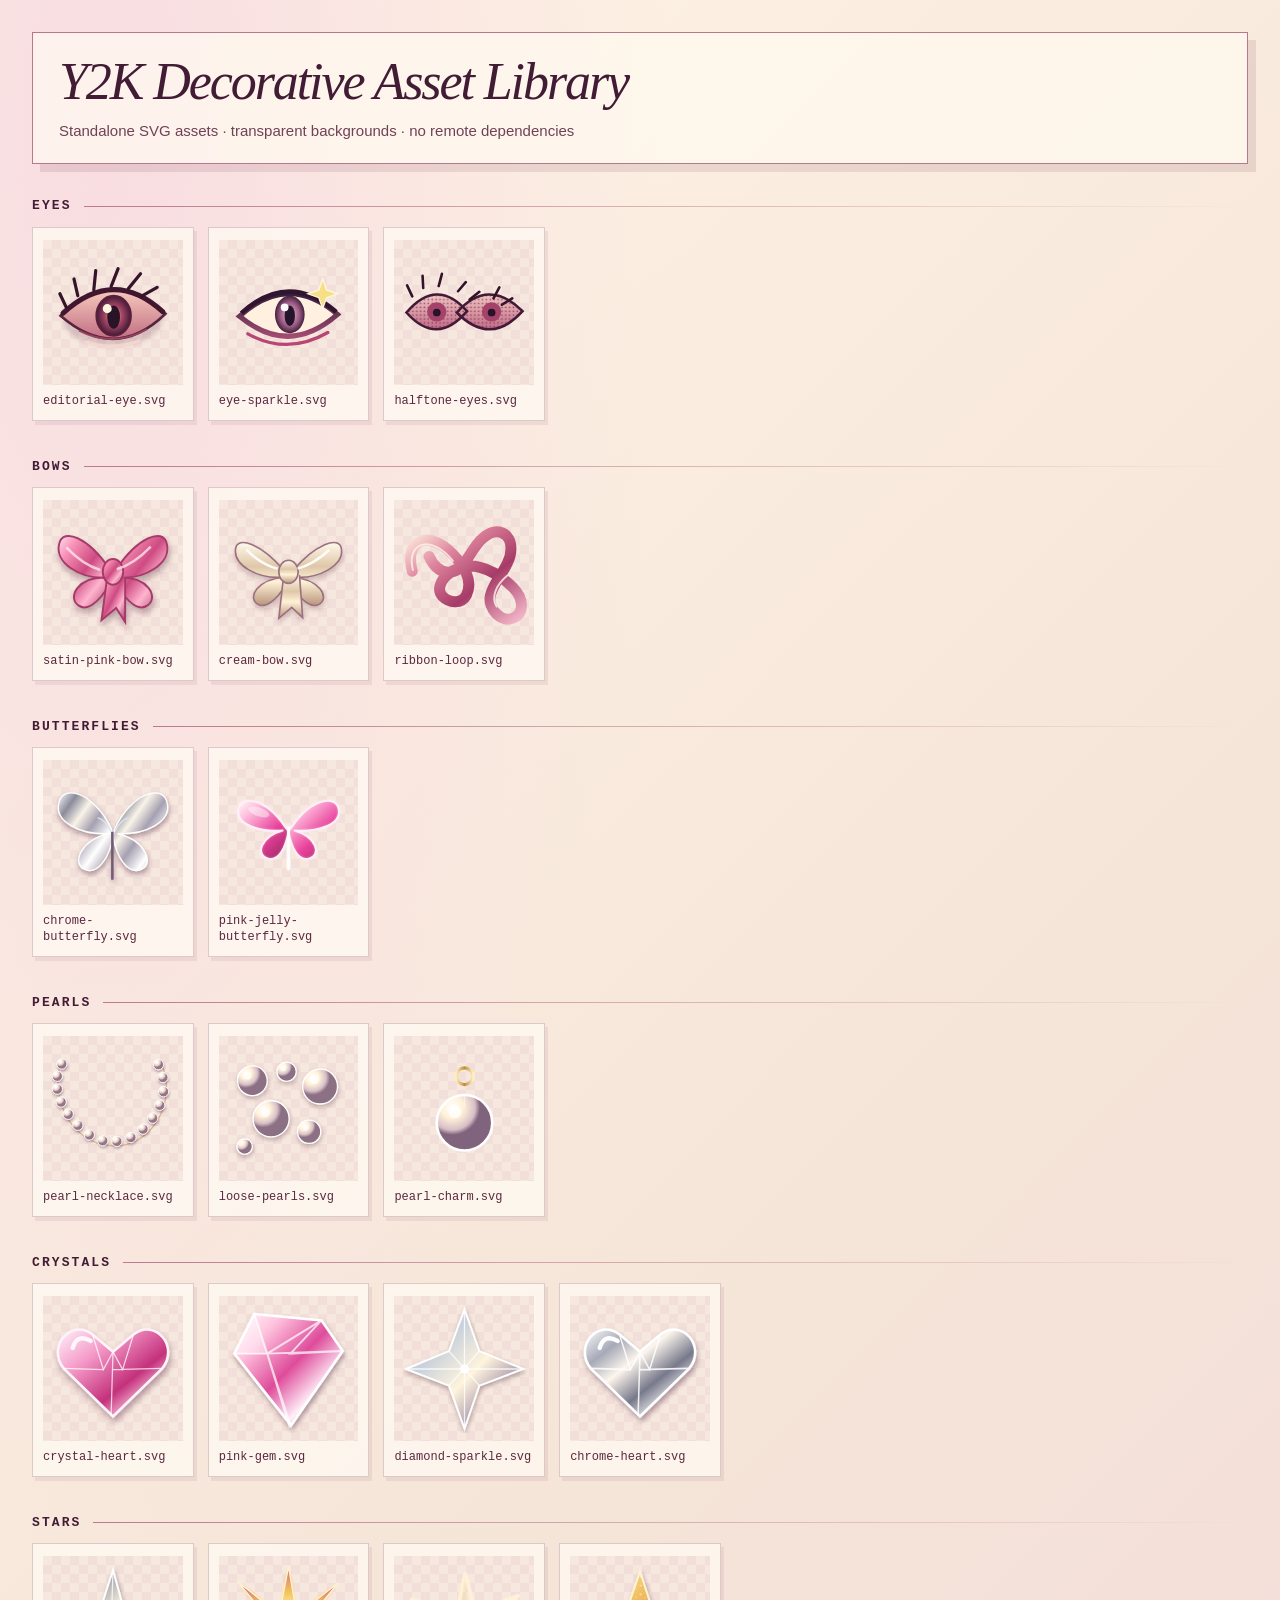
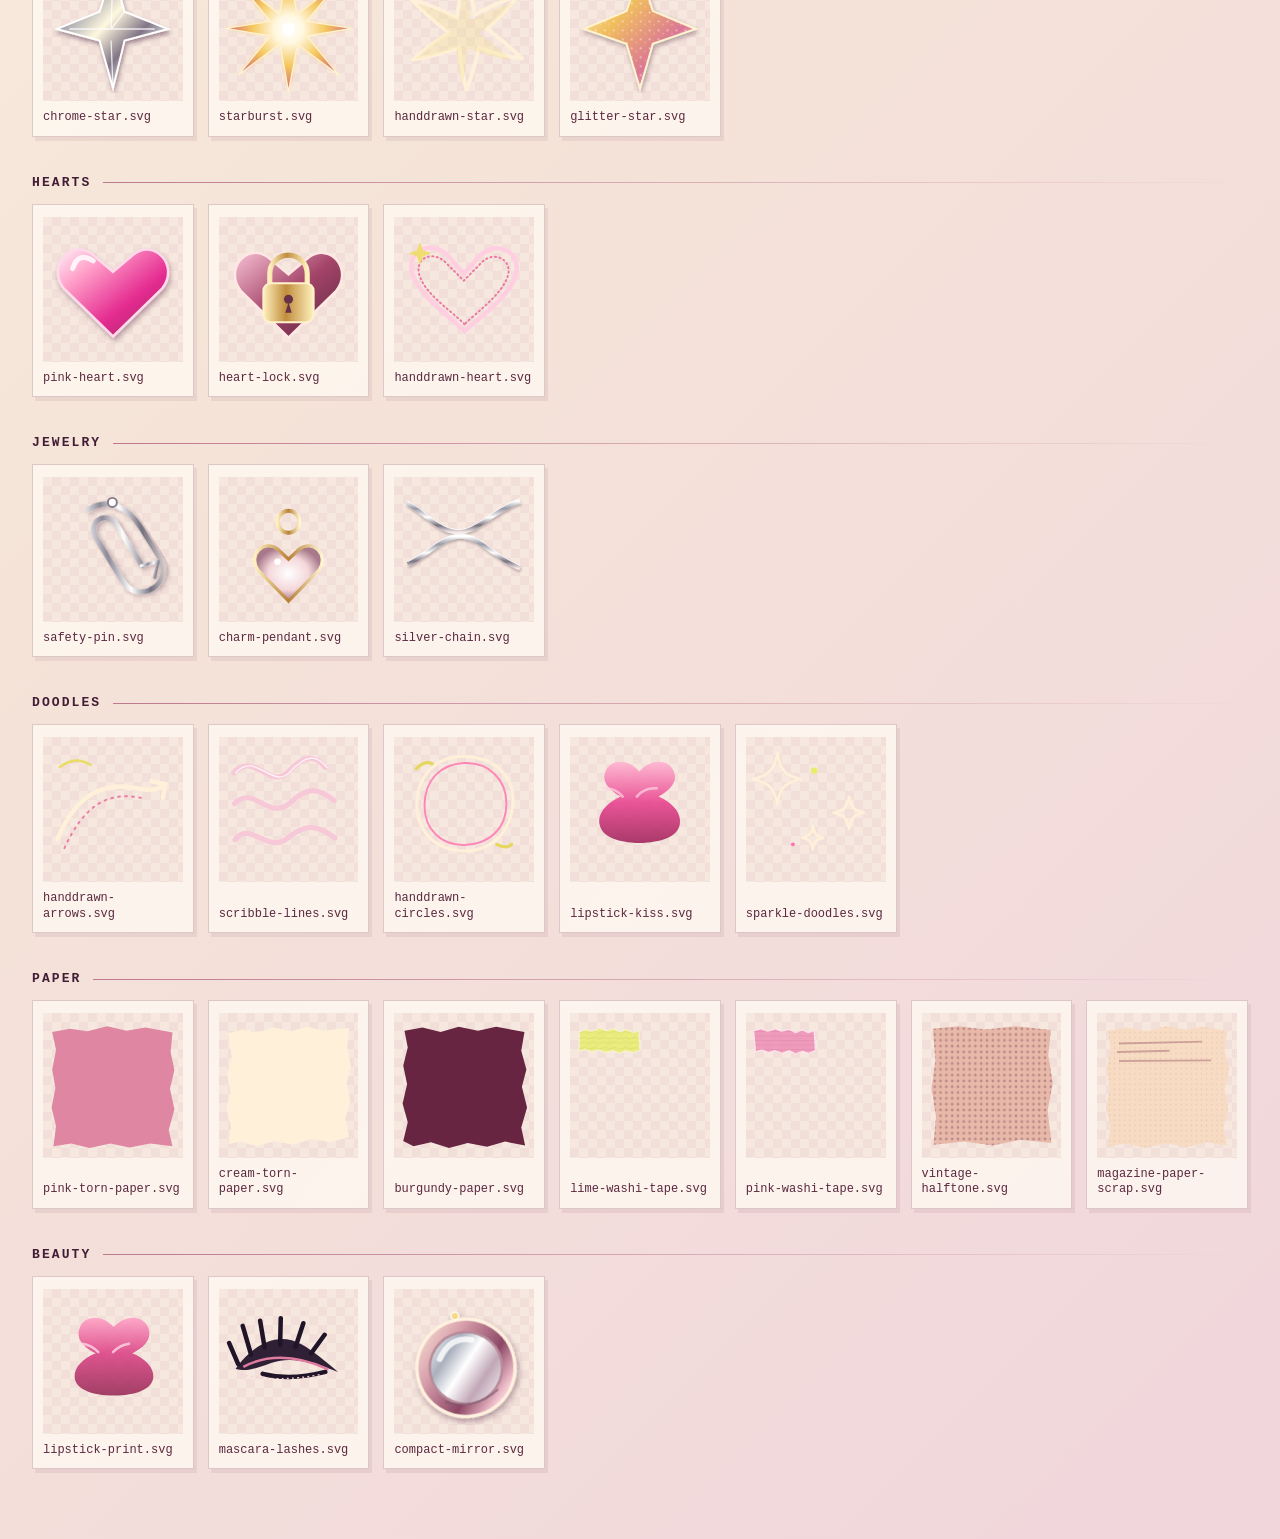
<file: public/assets/decorations-preview.html>
<!doctype html>
<html lang="zh-CN"><head><meta charset="utf-8"><meta name="viewport" content="width=device-width,initial-scale=1"><title>Y2K Decorative Asset Library</title>
<style>
:root{color-scheme:light;--cream:#fbf0df;--blush:#f2c5d0;--berry:#692844;--ink:#421c35}*{box-sizing:border-box}body{margin:0;padding:32px;color:var(--ink);font:15px/1.45 -apple-system,BlinkMacSystemFont,"Segoe UI",sans-serif;background:radial-gradient(ellipse at 8% 4%,#f8dce1,transparent 34%),linear-gradient(135deg,#fff5e6,#f5e4d8 48%,#f1d6dc)}header{max-width:1440px;margin:0 auto 34px;padding:22px 26px;border:1px solid #b7788b;background:rgba(255,250,240,.76);box-shadow:8px 8px 0 rgba(105,40,68,.12)}h1{margin:0;font:italic 500 clamp(28px,5vw,52px)/1.05 Georgia,serif;letter-spacing:-.04em}header p{margin:10px 0 0;max-width:680px;color:#704256}.gallery{max-width:1440px;margin:auto}.category{margin:28px 0 38px}.category h2{display:flex;align-items:center;gap:12px;margin:0 0 13px;font:700 13px/1.2 ui-monospace,monospace;letter-spacing:.16em;text-transform:uppercase}.category h2:after{content:"";height:1px;flex:1;background:linear-gradient(90deg,#bd7a8e,transparent)}.grid{display:grid;grid-template-columns:repeat(auto-fill,minmax(148px,1fr));gap:14px}.card{min-height:190px;padding:12px 10px 10px;border:1px solid rgba(121,67,88,.25);background:rgba(255,250,242,.78);box-shadow:3px 4px 0 rgba(119,58,83,.09);display:flex;flex-direction:column;align-items:center;justify-content:space-between}.art{width:100%;height:145px;display:grid;place-items:center;background-color:#f7e8df;background-image:linear-gradient(45deg,rgba(207,154,169,.12) 25%,transparent 25%),linear-gradient(-45deg,rgba(207,154,169,.12) 25%,transparent 25%),linear-gradient(45deg,transparent 75%,rgba(207,154,169,.12) 75%),linear-gradient(-45deg,transparent 75%,rgba(207,154,169,.12) 75%);background-size:18px 18px;background-position:0 0,0 9px,9px -9px,-9px 0}.art img{display:block;width:92%;height:92%;object-fit:contain}.name{align-self:stretch;margin-top:9px;color:#5b283f;font:12px/1.3 ui-monospace,monospace;overflow-wrap:anywhere}.missing{padding:30px;background:#fff3da;border:2px dashed #a23c65}
@media(max-width:520px){body{padding:14px}.grid{grid-template-columns:repeat(2,minmax(0,1fr))}.card{min-height:170px}.art{height:125px}}
</style></head><body><header><h1>Y2K Decorative Asset Library</h1><p>Standalone SVG assets · transparent backgrounds · no remote dependencies</p></header><main class="gallery" id="gallery"></main>
<script>
const categories = {"eyes": ["editorial-eye.svg", "eye-sparkle.svg", "halftone-eyes.svg"], "bows": ["satin-pink-bow.svg", "cream-bow.svg", "ribbon-loop.svg"], "butterflies": ["chrome-butterfly.svg", "pink-jelly-butterfly.svg"], "pearls": ["pearl-necklace.svg", "loose-pearls.svg", "pearl-charm.svg"], "crystals": ["crystal-heart.svg", "pink-gem.svg", "diamond-sparkle.svg", "chrome-heart.svg"], "stars": ["chrome-star.svg", "starburst.svg", "handdrawn-star.svg", "glitter-star.svg"], "hearts": ["pink-heart.svg", "heart-lock.svg", "handdrawn-heart.svg"], "jewelry": ["safety-pin.svg", "charm-pendant.svg", "silver-chain.svg"], "doodles": ["handdrawn-arrows.svg", "scribble-lines.svg", "handdrawn-circles.svg", "lipstick-kiss.svg", "sparkle-doodles.svg"], "paper": ["pink-torn-paper.svg", "cream-torn-paper.svg", "burgundy-paper.svg", "lime-washi-tape.svg", "pink-washi-tape.svg", "vintage-halftone.svg", "magazine-paper-scrap.svg"], "beauty": ["lipstick-print.svg", "mascara-lashes.svg", "compact-mirror.svg"]};
const gallery = document.querySelector('#gallery');
for (const [category, files] of Object.entries(categories)) {
  const section = document.createElement('section'); section.className = 'category';
  const heading = document.createElement('h2'); heading.textContent = category; section.append(heading);
  const grid = document.createElement('div'); grid.className = 'grid';
  for (const filename of files) {
    const card = document.createElement('article'); card.className = 'card';
    const art = document.createElement('div'); art.className = 'art';
    const img = document.createElement('img'); img.src = `./decorations/${category}/${filename}`; img.alt = ''; img.loading = 'lazy';
    const label = document.createElement('div'); label.className = 'name'; label.textContent = filename;
    img.addEventListener('error', () => { art.classList.add('missing'); art.textContent = 'SVG not found'; });
    art.append(img); card.append(art, label); grid.append(card);
  }
  section.append(grid); gallery.append(section);
}
</script></body></html>
</file>
